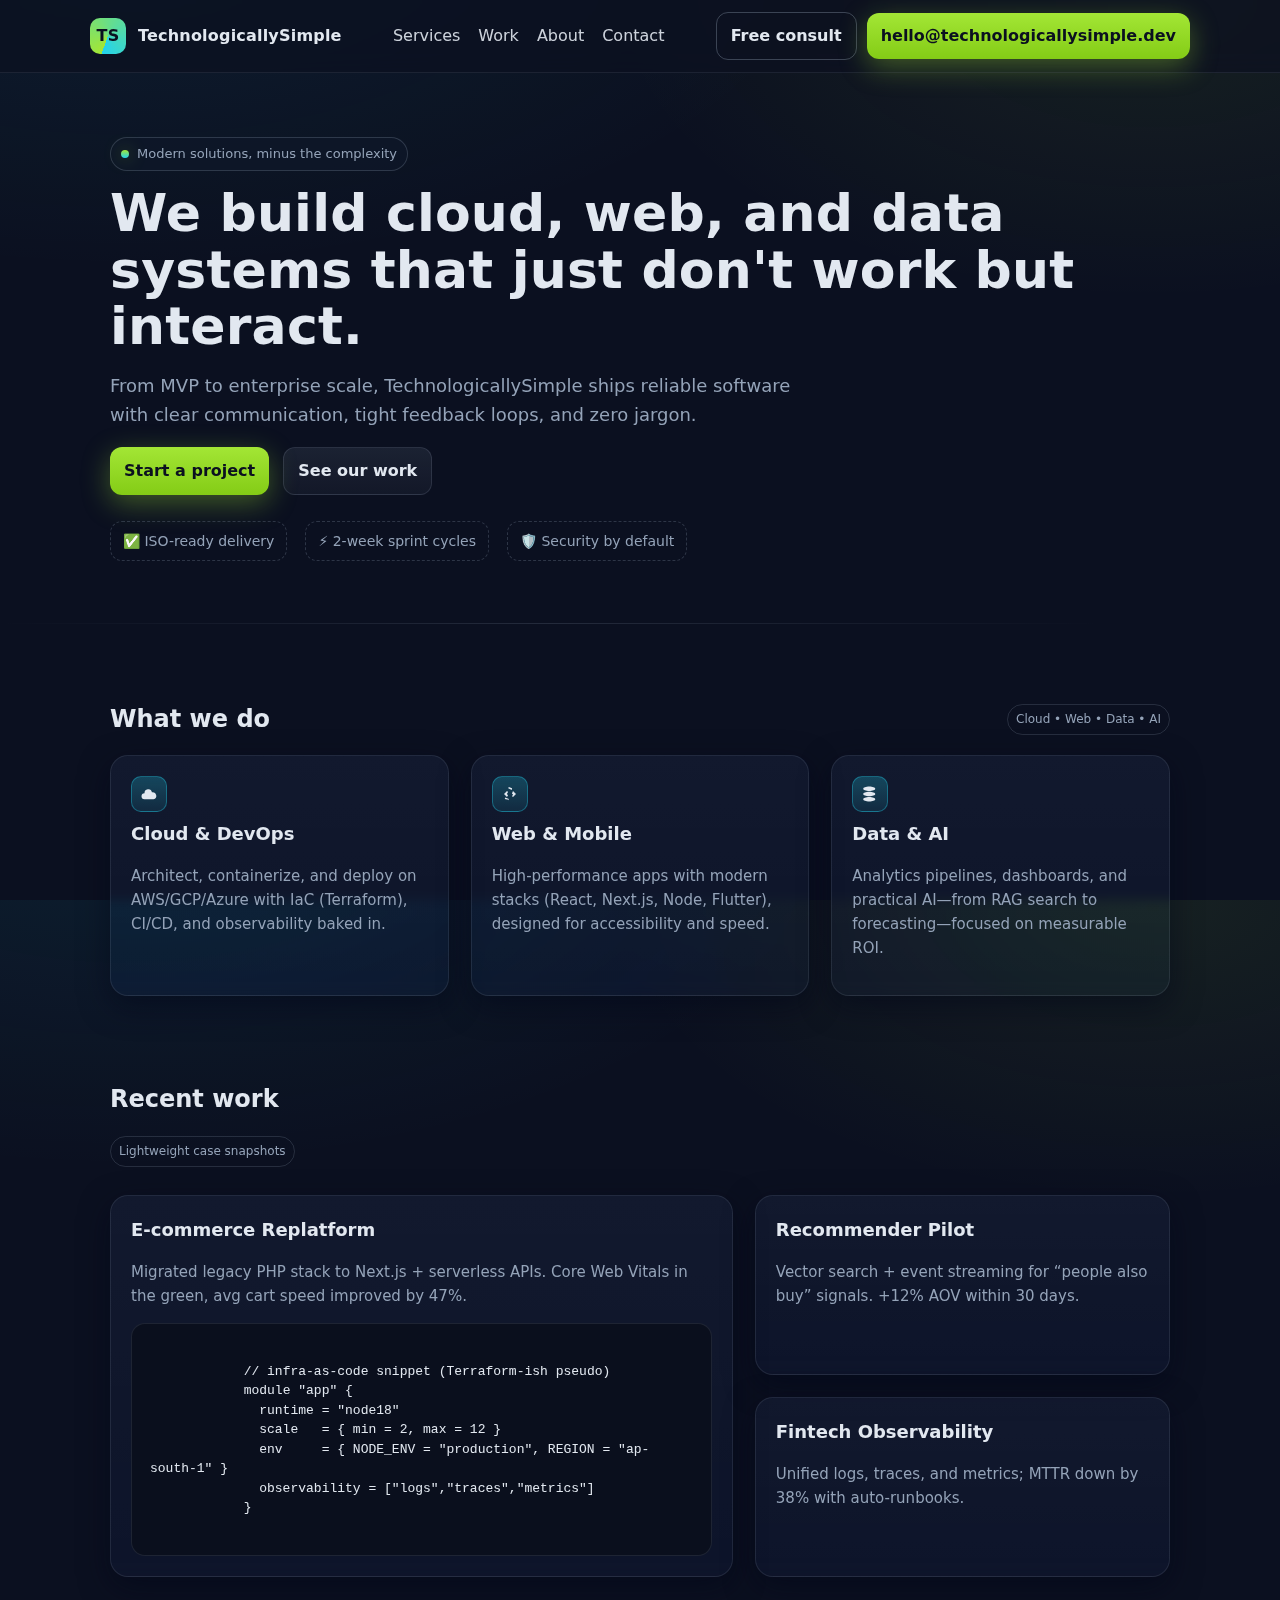
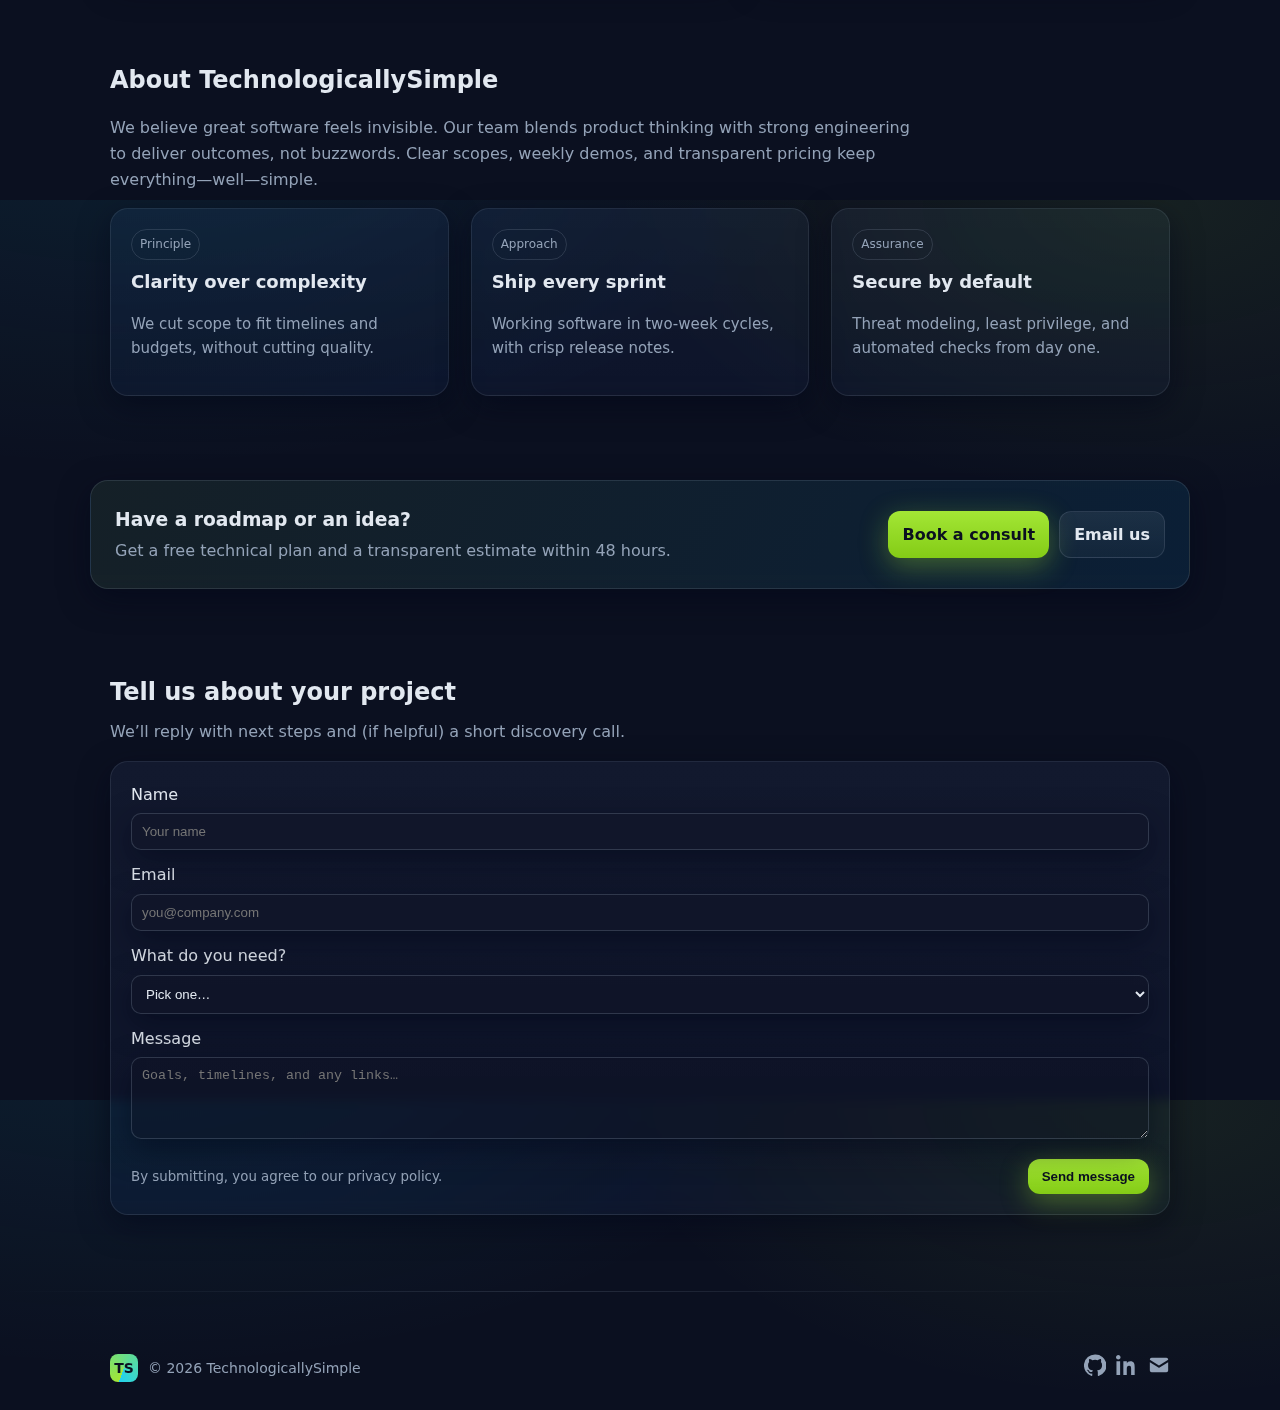
<file: index.html>
<!--
  File: index.html
  Repo-ready single-file homepage for a tech service provider: "TechnologicallySimple"
  - No build tools, no external libs. Pure HTML + CSS + minimal JS.
  - Mobile-first, accessible, dark-mode friendly, SEO + OG tags included.
  - Drop this into a GitHub repo and enable GitHub Pages.
-->
<!doctype html>
<html lang="en">
<head>
  <meta charset="utf-8" />
  <meta name="viewport" content="width=device-width,initial-scale=1,viewport-fit=cover" />
  <title>TechnologicallySimple — Modern Tech Services, Made Simple</title>
  <meta name="description" content="TechnologicallySimple helps startups and enterprises ship reliable software, cloud, and data solutions—without the complexity." />
  <meta name="theme-color" content="#0f172a" />
  <link rel="icon" href="data:image/svg+xml,%3Csvg xmlns='http://www.w3.org/2000/svg' width='64' height='64'%3E%3Crect width='100%25' height='100%25' rx='12' ry='12' fill='%230f172a'/%3E%3Ctext x='50%25' y='58%25' text-anchor='middle' font-family='Montserrat,Arial' font-size='38' fill='%23a3e635'%3ETS%3C/text%3E%3C/svg%3E" />
  <meta property="og:title" content="TechnologicallySimple — Modern Tech Services, Made Simple" />
  <meta property="og:description" content="Cloud, web, and data engineering delivered clearly and quickly." />
  <meta property="og:image" content="https://og-playground.vercel.app/api/og?title=TechnologicallySimple&subtitle=Modern%20Tech%20Services%2C%20Made%20Simple&theme=dark" />
  <meta property="og:type" content="website" />
  <style>
    :root{
      --bg: #0b1020;           /* page background (dark slate) */
      --panel: #0f172a;        /* panels/cards */
      --muted: #94a3b8;        /* secondary text */
      --text: #e2e8f0;         /* primary text */
      --brand: #a3e635;        /* lime accent */
      --brand-2:#22d3ee;       /* cyan accent */
      --ring: rgba(163,230,53,.45);
      --shadow: 0 10px 30px rgba(2,6,23,.5);
      --radius: 18px;
      --grid-gap: clamp(14px, 2vw, 22px);
      color-scheme: dark;
    }
    *{box-sizing:border-box}
    html,body{height:100%}
    body{
      margin:0;font:16px/1.6 Inter, ui-sans-serif, system-ui, -apple-system, Segoe UI, Roboto, "Helvetica Neue", Arial, "Apple Color Emoji","Segoe UI Emoji";
      background:
        radial-gradient(1200px 600px at 10% -10%, rgba(34,211,238,.08), transparent 60%),
        radial-gradient(900px 500px at 90% 0%, rgba(163,230,53,.08), transparent 60%),
        var(--bg);
      color:var(--text);
    }
    a{color:inherit;text-decoration:none}
    .container{max-width:1100px;margin:0 auto;padding:0 20px}
    .glass{
      background:linear-gradient(180deg, rgba(255,255,255,.04), rgba(255,255,255,.02));
      border:1px solid rgba(148,163,184,.15);
      border-radius:var(--radius);
      backdrop-filter:saturate(140%) blur(6px);
      box-shadow:var(--shadow);
    }
    /* Header */
    .nav{
      position:sticky;top:0;z-index:50;
      background:rgba(11,16,32,.7);backdrop-filter: blur(8px);
      border-bottom:1px solid rgba(148,163,184,.12);
    }
    .nav-inner{display:flex;align-items:center;justify-content:space-between;padding:12px 0}
    .brand{
      display:flex;gap:12px;align-items:center;font-weight:700;letter-spacing:.2px
    }
    .logo{
      width:36px;height:36px;border-radius:10px;display:grid;place-items:center;
      background:conic-gradient(from 200deg at 50% 50%, var(--brand), var(--brand-2));
      color:#0b1020;font-weight:900
    }
    .nav-links{display:flex;gap:18px}
    .nav-links a{opacity:.9}
    .nav-cta{display:flex;gap:10px;align-items:center}
    .btn{
      display:inline-flex;align-items:center;justify-content:center;gap:10px;
      padding:10px 14px;border-radius:12px;border:1px solid rgba(148,163,184,.18);
      background:linear-gradient(180deg, rgba(148,163,184,.12), rgba(148,163,184,.06));
      color:var(--text);font-weight:600;cursor:pointer;transition:.2s transform, .2s box-shadow
    }
    .btn:hover{transform:translateY(-1px)}
    .btn-primary{
      background:linear-gradient(180deg, var(--brand), #84cc16);
      border:none;color:#0b1020; box-shadow:0 8px 28px rgba(163,230,53,.35)
    }
    .btn-outline{
      border:1px solid rgba(148,163,184,.35);
      background:transparent
    }
    /* Hero */
    .hero{padding:64px 0 28px}
    .eyebrow{
      display:inline-flex;gap:8px;align-items:center;
      padding:6px 10px;border-radius:999px;border:1px solid rgba(148,163,184,.25);
      background:rgba(15,23,42,.6); font-size:13px; color:var(--muted)
    }
    .spark{width:8px;height:8px;border-radius:999px;background:linear-gradient(180deg,var(--brand),var(--brand-2));box-shadow:0 0 18px var(--ring)}
    .hero h1{
      margin:14px 0;font-size: clamp(28px, 5vw, 52px);line-height:1.08;
      letter-spacing:.2px
    }
    .hero p{max-width:700px;font-size: clamp(15px, 2.4vw, 18px);color:var(--muted)}
    .hero-cta{display:flex;gap:14px;flex-wrap:wrap;margin-top:18px}
    .trust-row{
      margin-top:26px;display:flex;gap:18px;flex-wrap:wrap;color:var(--muted);font-size:14px
    }
    .trust-badge{display:flex;gap:8px;align-items:center;padding:8px 12px;border-radius:12px;border:1px dashed rgba(148,163,184,.25)}
    /* Sections */
    section{padding:42px 0}
    .grid{display:grid;gap:var(--grid-gap)}
    .grid-3{grid-template-columns:repeat(1,1fr)}
    @media (min-width:720px){.grid-3{grid-template-columns:repeat(3,1fr)}}
    .card{padding:20px}
    .card h3{margin:8px 0 6px;font-size:18px}
    .card p{color:var(--muted);font-size:15px}
    .icon{
      width:36px;height:36px;border-radius:10px;display:grid;place-items:center;
      background:linear-gradient(180deg, rgba(34,211,238,.25), rgba(34,211,238,.1));
      border:1px solid rgba(34,211,238,.35)
    }
    .icon svg{width:18px;height:18px}
    .pill{display:inline-block;font-size:12px;padding:5px 8px;border-radius:999px;border:1px solid rgba(148,163,184,.20);color:var(--muted)}
    /* Showcase */
    .showcase{display:grid;gap:var(--grid-gap)}
    @media (min-width:900px){.showcase{grid-template-columns:1.2fr .8fr}}
    .code{
      font-family: ui-monospace, SFMono-Regular, Menlo, Monaco, Consolas, "Liberation Mono","Courier New", monospace;
      font-size:13px; line-height:1.5; white-space:pre-wrap; word-break:break-word;
      padding:18px; border-radius:14px; background:#0a0f1d;border:1px solid rgba(148,163,184,.15)
    }
    /* Testimonials */
    .quote{
      font-size:16px;color:#e8f3ff
    }
    .avatar{width:36px;height:36px;border-radius:999px;background:linear-gradient(180deg,#e2e8f0,#94a3b8)}
    .quote-footer{display:flex; gap:12px; align-items:center; margin-top:12px; color:var(--muted); font-size:14px}
    /* CTA banner */
    .cta{
      padding:24px;border-radius:var(--radius);
      background:linear-gradient(120deg, rgba(163,230,53,.08), rgba(34,211,238,.08));
      border:1px solid rgba(148,163,184,.18)
    }
    /* Footer */
    footer{padding:28px 0;color:var(--muted);font-size:14px}
    .footer-row{display:flex;gap:12px;flex-wrap:wrap;align-items:center;justify-content:space-between}
    .socials{display:flex;gap:10px}
    .sr-only{position:absolute;width:1px;height:1px;padding:0;margin:-1px;overflow:hidden;clip:rect(0,0,0,0);white-space:nowrap;border:0}
    /* Utilities */
    .hidden{display:none}
    .center{display:grid;place-items:center}
    .sep{height:1px;background:linear-gradient(90deg, transparent, rgba(148,163,184,.18), transparent); margin:34px 0}
  </style>
</head>
<body>
  <!-- Nav -->
  <header class="nav">
    <div class="container nav-inner">
      <a class="brand" href="#" aria-label="TechnologicallySimple home">
        <div class="logo" aria-hidden="true">TS</div>
        <span>TechnologicallySimple</span>
      </a>
      <nav class="nav-links" aria-label="Primary">
        <a href="#services">Services</a>
        <a href="#work">Work</a>
        <a href="#about">About</a>
        <a href="#contact">Contact</a>
      </nav>
      <div class="nav-cta">
        <a class="btn btn-outline" href="#contact">Free consult</a>
        <a class="btn btn-primary" href="mailto:hello@technologicallysimple.dev">hello@technologicallysimple.dev</a>
      </div>
    </div>
  </header>

  <!-- Hero -->
  <section class="hero">
    <div class="container">
      <span class="eyebrow"><span class="spark"></span> Modern solutions, minus the complexity</span>
      <h1>We build cloud, web, and data systems that just don't work but interact.</h1>
      <p>From MVP to enterprise scale, TechnologicallySimple ships reliable software with clear communication, tight feedback loops, and zero jargon.</p>
      <div class="hero-cta">
        <a class="btn btn-primary" href="#contact">Start a project</a>
        <a class="btn" href="#work">See our work</a>
      </div>
      <div class="trust-row">
        <span class="trust-badge">✅ ISO-ready delivery</span>
        <span class="trust-badge">⚡ 2-week sprint cycles</span>
        <span class="trust-badge">🛡️ Security by default</span>
      </div>
    </div>
  </section>

  <div class="sep container"></div>

  <!-- Services -->
  <section id="services">
    <div class="container">
      <div style="display:flex;justify-content:space-between;align-items:center;gap:14px;flex-wrap:wrap">
        <h2 style="margin:0">What we do</h2>
        <span class="pill">Cloud • Web • Data • AI</span>
      </div>
      <div class="grid grid-3" style="margin-top:16px">
        <article class="card glass">
          <div class="icon" aria-hidden="true">
            <!-- Cloud icon -->
            <svg xmlns="http://www.w3.org/2000/svg" viewBox="0 0 24 24" fill="currentColor"><path d="M6 19a4 4 0 0 1 0-8 5 5 0 0 1 9.9-1.25A4.5 4.5 0 1 1 18 19H6Z"/></svg>
          </div>
          <h3>Cloud & DevOps</h3>
          <p>Architect, containerize, and deploy on AWS/GCP/Azure with IaC (Terraform), CI/CD, and observability baked in.</p>
        </article>
        <article class="card glass">
          <div class="icon" aria-hidden="true">
            <!-- Code icon -->
            <svg xmlns="http://www.w3.org/2000/svg" viewBox="0 0 24 24" fill="currentColor"><path d="m8 16-4-4 4-4 1.4 1.4L7.8 12l1.6 1.6L8 16Zm8 0-1.4-1.4 1.6-1.6-1.6-1.6L16 8l4 4-4 4Zm-6.2 3.8L5 18.6l.8-1.9 4.8 2.1-.8 1.9Zm4.6-13.3-4.8-2.1.8-1.9 4.4 1.9-.4 2.1Z"/></svg>
          </div>
          <h3>Web & Mobile</h3>
          <p>High-performance apps with modern stacks (React, Next.js, Node, Flutter), designed for accessibility and speed.</p>
        </article>
        <article class="card glass">
          <div class="icon" aria-hidden="true">
            <!-- Data icon -->
            <svg xmlns="http://www.w3.org/2000/svg" viewBox="0 0 24 24" fill="currentColor"><path d="M3 5c0-1.657 3.582-3 8-3s8 1.343 8 3-3.582 3-8 3-8-1.343-8-3Zm0 7c0-1.657 3.582-3 8-3s8 1.343 8 3-3.582 3-8 3-8-1.343-8-3Zm0 7c0-1.657 3.582-3 8-3s8 1.343 8 3-3.582 3-8 3-8-1.343-8-3Z"/></svg>
          </div>
          <h3>Data & AI</h3>
          <p>Analytics pipelines, dashboards, and practical AI—from RAG search to forecasting—focused on measurable ROI.</p>
        </article>
      </div>
    </div>
  </section>

  <!-- Showcase -->
  <section id="work">
    <div class="container">
      <h2 style="margin:0 0 6px">Recent work</h2>
      <p class="pill">Lightweight case snapshots</p>
      <div class="showcase" style="margin-top:16px">
        <div class="glass card">
          <h3 style="margin-top:0">E-commerce Replatform</h3>
          <p class="quote">Migrated legacy PHP stack to Next.js + serverless APIs. Core Web Vitals in the green, avg cart speed improved by 47%.</p>
          <div class="code" aria-label="tech snippet">
            // infra-as-code snippet (Terraform-ish pseudo)
            module "app" {
              runtime = "node18"
              scale   = { min = 2, max = 12 }
              env     = { NODE_ENV = "production", REGION = "ap-south-1" }
              observability = ["logs","traces","metrics"]
            }
          </div>
        </div>
        <div class="grid" style="gap:var(--grid-gap)">
          <div class="glass card">
            <h3 style="margin:0 0 6px">Recommender Pilot</h3>
            <p class="quote">Vector search + event streaming for “people also buy” signals. +12% AOV within 30 days.</p>
          </div>
          <div class="glass card">
            <h3 style="margin:0 0 6px">Fintech Observability</h3>
            <p class="quote">Unified logs, traces, and metrics; MTTR down by 38% with auto-runbooks.</p>
          </div>
        </div>
      </div>
    </div>
  </section>

  <!-- About -->
  <section id="about">
    <div class="container">
      <h2 style="margin:0 0 8px">About TechnologicallySimple</h2>
      <p style="max-width:800px;color:var(--muted)">
        We believe great software feels invisible. Our team blends product thinking with strong engineering to deliver outcomes, not buzzwords. Clear scopes, weekly demos, and transparent pricing keep everything—well—simple.
      </p>
      <div class="grid grid-3" style="margin-top:16px">
        <div class="glass card">
          <div class="pill">Principle</div>
          <h3>Clarity over complexity</h3>
          <p>We cut scope to fit timelines and budgets, without cutting quality.</p>
        </div>
        <div class="glass card">
          <div class="pill">Approach</div>
          <h3>Ship every sprint</h3>
          <p>Working software in two-week cycles, with crisp release notes.</p>
        </div>
        <div class="glass card">
          <div class="pill">Assurance</div>
          <h3>Secure by default</h3>
          <p>Threat modeling, least privilege, and automated checks from day one.</p>
        </div>
      </div>
    </div>
  </section>

  <!-- CTA -->
  <section aria-label="call to action">
    <div class="container cta glass">
      <div style="display:flex;gap:18px;align-items:center;justify-content:space-between;flex-wrap:wrap">
        <div>
          <h3 style="margin:0">Have a roadmap or an idea?</h3>
          <p style="margin:.2rem 0 0; color:var(--muted)">Get a free technical plan and a transparent estimate within 48 hours.</p>
        </div>
        <div style="display:flex;gap:10px;flex-wrap:wrap">
          <a class="btn btn-primary" href="#contact">Book a consult</a>
          <a class="btn" href="mailto:hello@technologicallysimple.dev">Email us</a>
        </div>
      </div>
    </div>
  </section>

  <!-- Contact -->
  <section id="contact" aria-label="contact">
    <div class="container">
      <h2 style="margin:0 0 8px">Tell us about your project</h2>
      <p style="color:var(--muted);margin-top:0">We’ll reply with next steps and (if helpful) a short discovery call.</p>
      <form id="contactForm" class="glass card" style="display:grid;gap:12px" netlify>
        <label> Name
          <input required name="name" aria-label="Your name" placeholder="Your name" />
        </label>
        <label> Email
          <input required type="email" name="email" aria-label="Your email" placeholder="you@company.com" />
        </label>
        <label> What do you need?
          <select name="service">
            <option>Pick one…</option>
            <option>Cloud & DevOps</option>
            <option>Web & Mobile</option>
            <option>Data & AI</option>
            <option>Advisory</option>
          </select>
        </label>
        <label> Message
          <textarea name="message" rows="4" placeholder="Goals, timelines, and any links…"></textarea>
        </label>
        <div style="display:flex;gap:10px;align-items:center;justify-content:space-between;flex-wrap:wrap">
          <small style="color:var(--muted)">By submitting, you agree to our privacy policy.</small>
          <button class="btn btn-primary" type="submit">Send message</button>
        </div>
      </form>
    </div>
  </section>

  <div class="sep container"></div>

  <!-- Footer -->
  <footer>
    <div class="container footer-row">
      <div style="display:flex;gap:10px;align-items:center">
        <div class="logo" aria-hidden="true" style="width:28px;height:28px;font-size:14px;border-radius:8px">TS</div>
        <span>© <span id="year"></span> TechnologicallySimple</span>
      </div>
      <div class="socials" aria-label="social links">
        <a href="#" aria-label="GitHub" title="GitHub">
          <svg width="22" height="22" viewBox="0 0 24 24" fill="currentColor" aria-hidden="true"><path d="M12 .5a12 12 0 0 0-3.79 23.4c.6.1.82-.26.82-.58v-2.03c-3.35.73-4.06-1.6-4.06-1.6-.55-1.38-1.34-1.75-1.34-1.75-1.1-.76.08-.75.08-.75 1.22.08 1.86 1.25 1.86 1.25 1.08 1.85 2.83 1.31 3.52 1 .1-.79.43-1.31.79-1.61-2.67-.3-5.47-1.33-5.47-5.9 0-1.31.47-2.38 1.24-3.22-.12-.3-.54-1.52.12-3.17 0 0 1.01-.32 3.3 1.23a11.5 11.5 0 0 1 6 0c2.28-1.55 3.29-1.23 3.29-1.23.66 1.65.24 2.87.12 3.17.77.84 1.24 1.91 1.24 3.22 0 4.59-2.8 5.6-5.48 5.89.44.38.84 1.12.84 2.26v3.35c0 .32.22.69.83.57A12 12 0 0 0 12 .5Z"/></svg>
          <span class="sr-only">GitHub</span>
        </a>
        <a href="#" aria-label="LinkedIn" title="LinkedIn">
          <svg width="22" height="22" viewBox="0 0 24 24" fill="currentColor" aria-hidden="true"><path d="M4.98 3.5C4.98 4.88 3.86 6 2.5 6S0 4.88 0 3.5 1.12 1 2.5 1s2.48 1.12 2.48 2.5ZM.5 8.02h4V23H.5V8.02Zm7.5 0h3.83v2.04h.05c.53-1 1.82-2.06 3.75-2.06 4 0 4.74 2.63 4.74 6.05V23H16.5v-6.64c0-1.58-.03-3.6-2.2-3.6-2.2 0-2.54 1.72-2.54 3.49V23H8V8.02Z"/></svg>
          <span class="sr-only">LinkedIn</span>
        </a>
        <a href="mailto:hello@technologicallysimple.dev" aria-label="Email" title="Email">
          <svg width="22" height="22" viewBox="0 0 24 24" fill="currentColor" aria-hidden="true"><path d="M2 6a2 2 0 0 1 2-2h16a2 2 0 0 1 2 2v.4l-10 6.25L2 6.4V6Zm0 2.9 9.35 5.84a1 1 0 0 0 1.3 0L22 8.9V18a2 2 0 0 1-2 2H4a2 2 0 0 1-2-2V8.9Z"/></svg>
          <span class="sr-only">Email</span>
        </a>
      </div>
    </div>
  </footer>

  <script>
    // Minimal JS: year + basic client-side "submission"
    document.getElementById('year').textContent = new Date().getFullYear();
    const form = document.getElementById('contactForm');
    form.querySelectorAll('input, textarea, select').forEach(el=>{
      el.classList.add('glass');
      el.style.padding="10px";
      el.style.borderRadius="10px";
      el.style.border="1px solid rgba(148,163,184,.25)";
      el.style.background="rgba(2,6,23,.35)";
      el.style.color="var(--text)";
      el.style.width="100%";
      el.style.marginTop="6px";
    });
    form.addEventListener('submit', (e)=>{
      e.preventDefault();
      const data = Object.fromEntries(new FormData(form).entries());
      console.log('Contact form payload:', data);
      alert('Thanks! Your message has been captured. We will reach out shortly.');
      form.reset();
    });
  </script>
</body>
</html>
</file>
